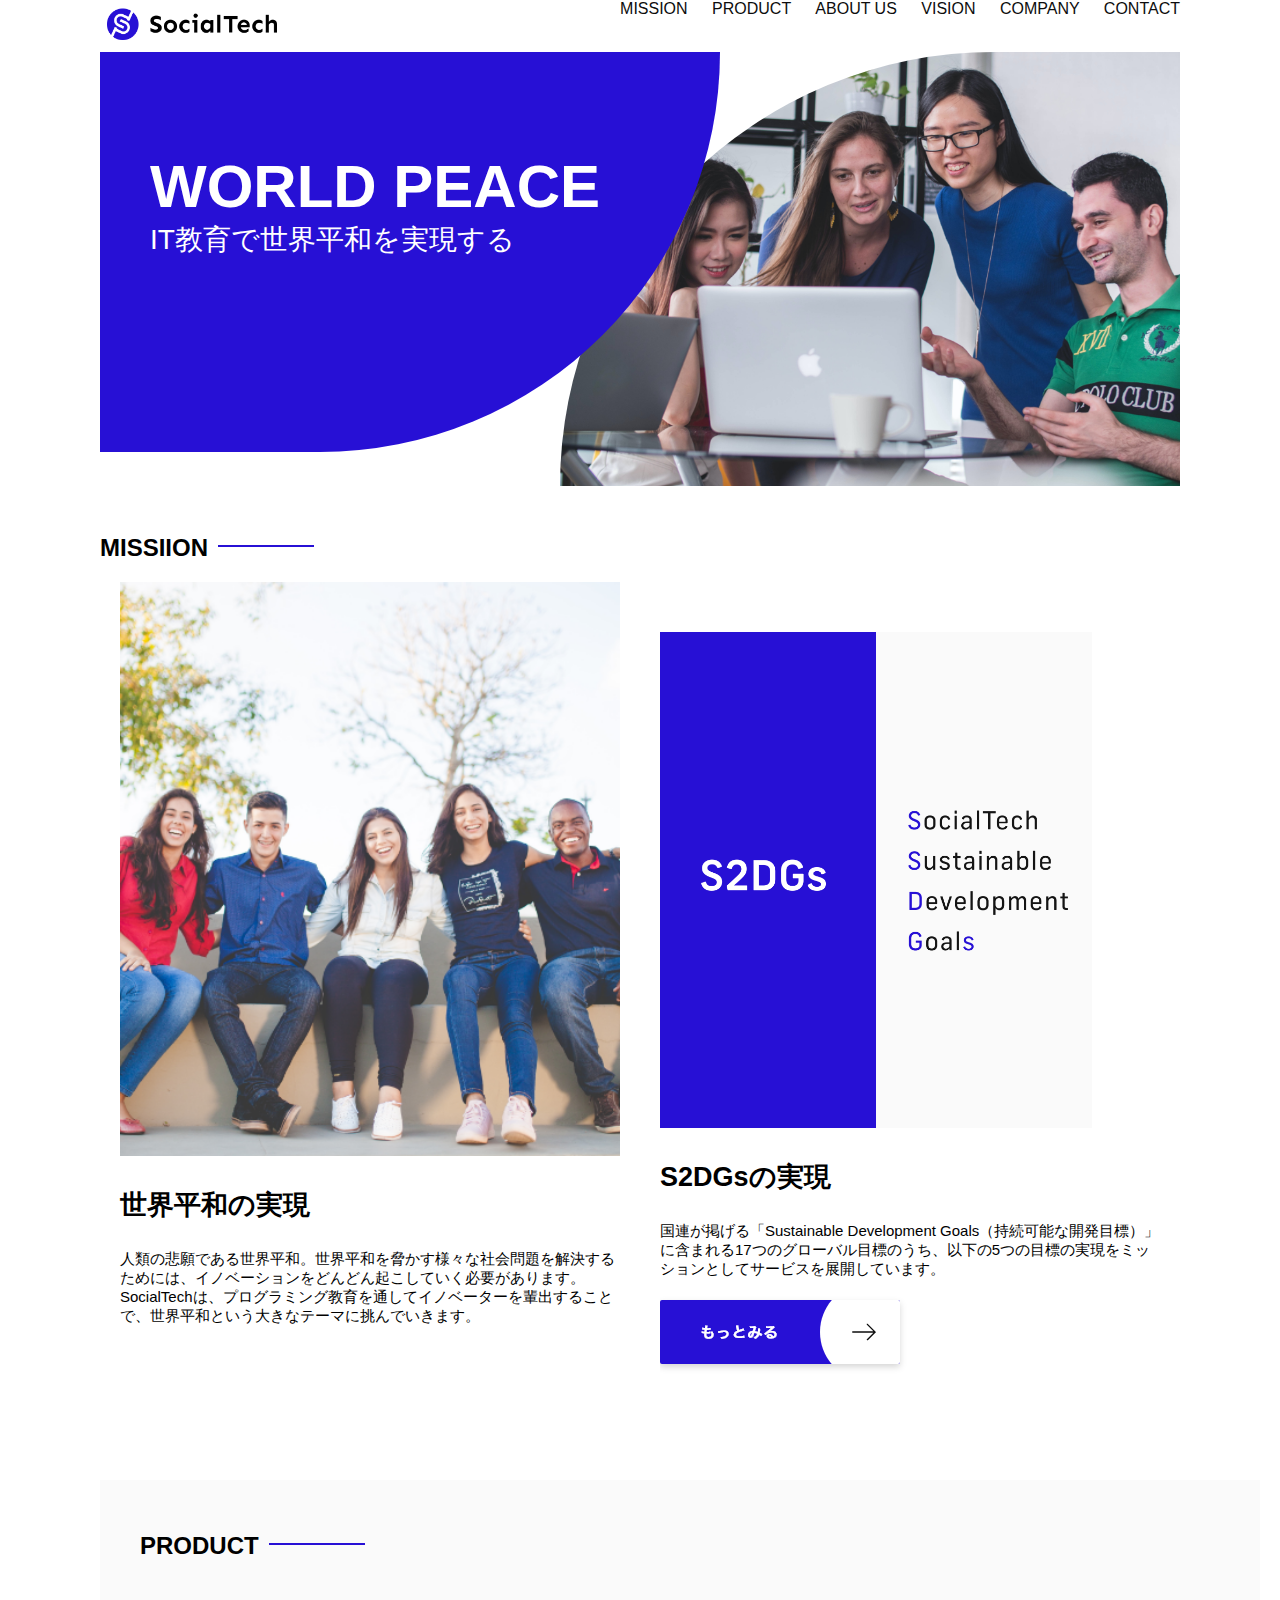
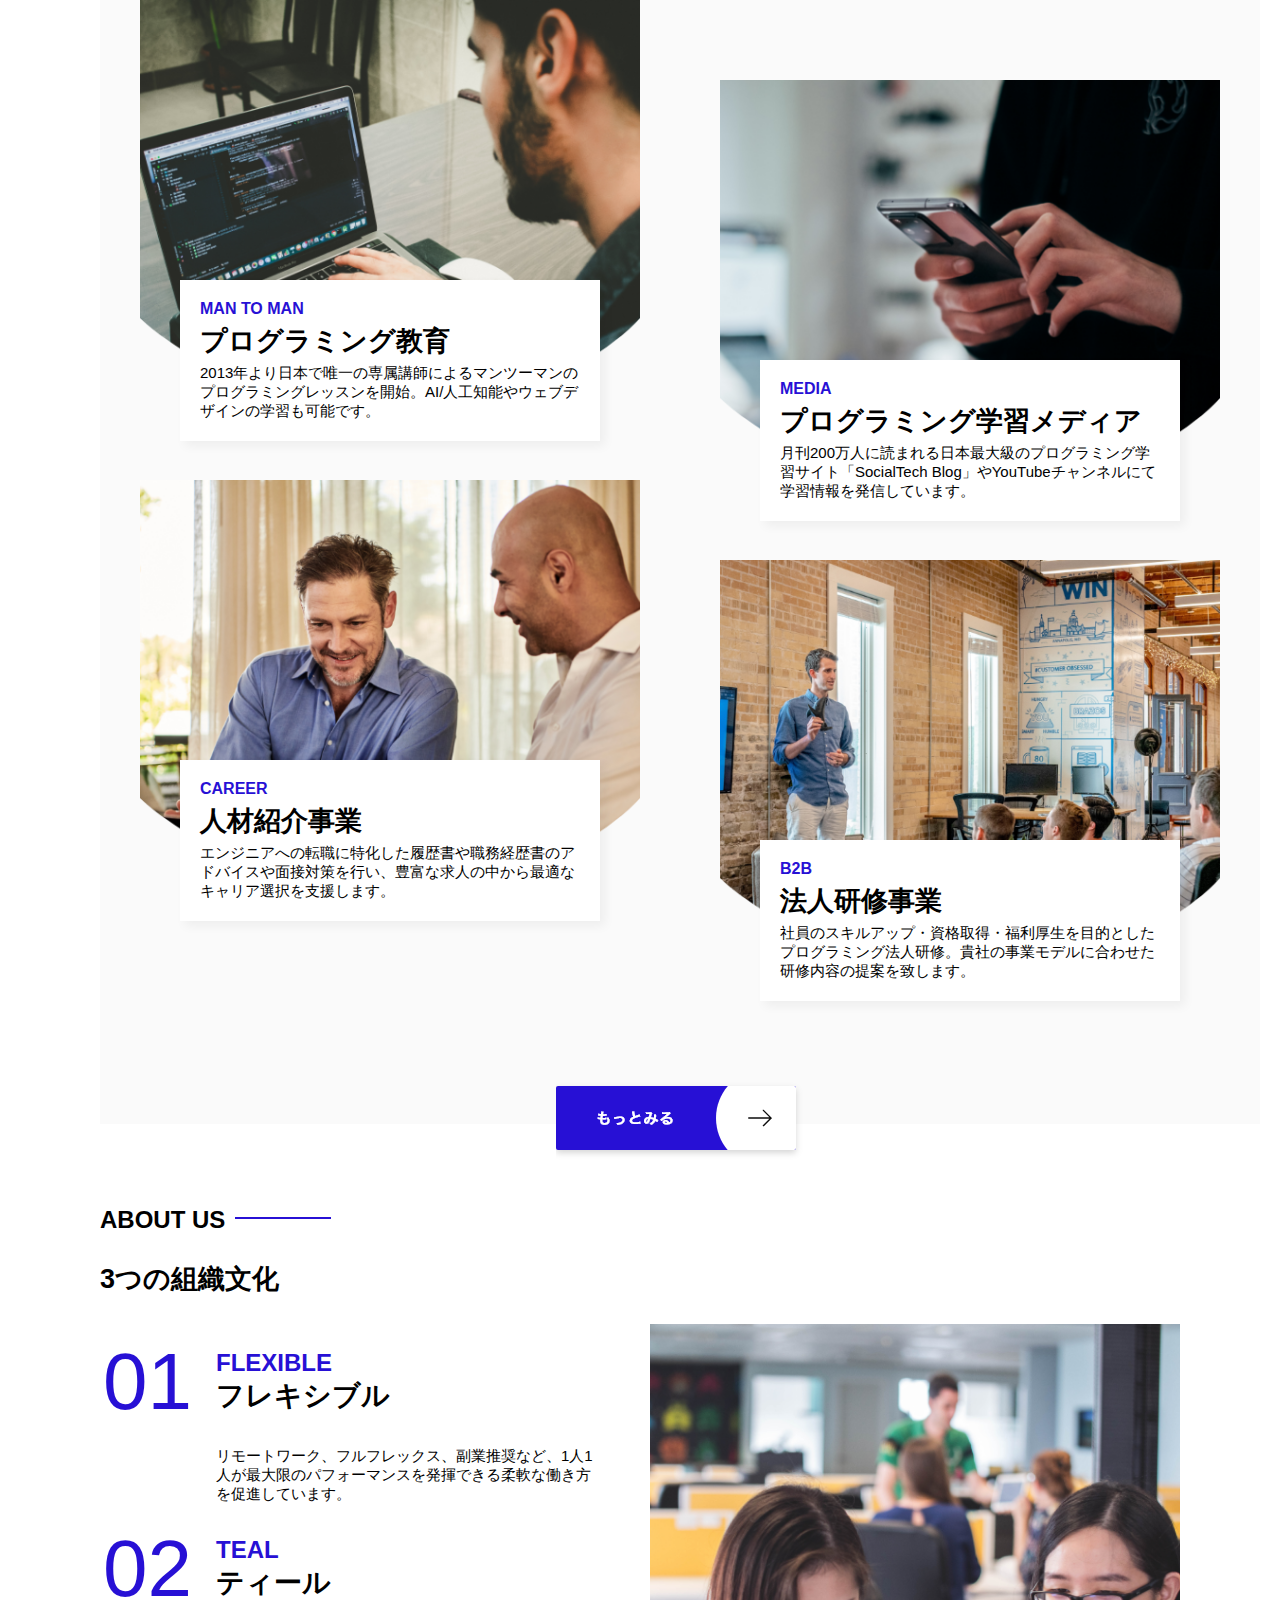
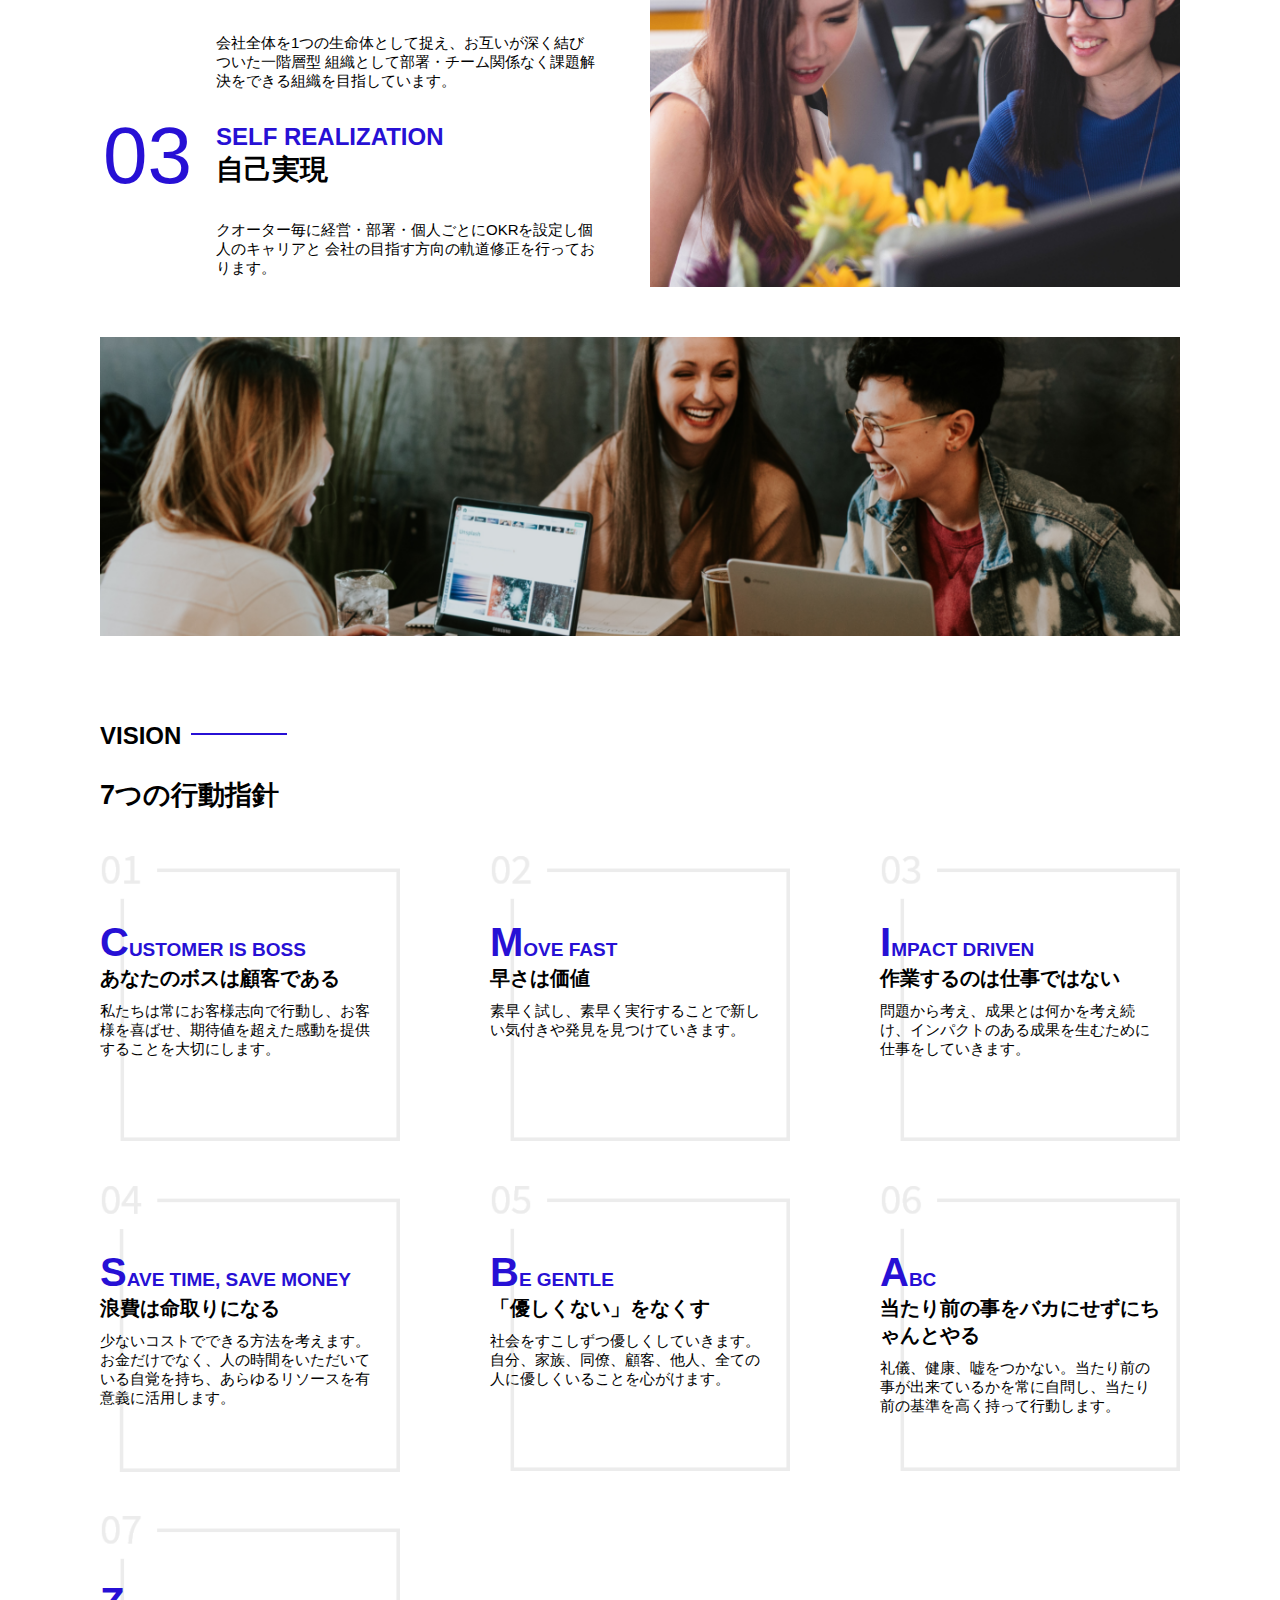
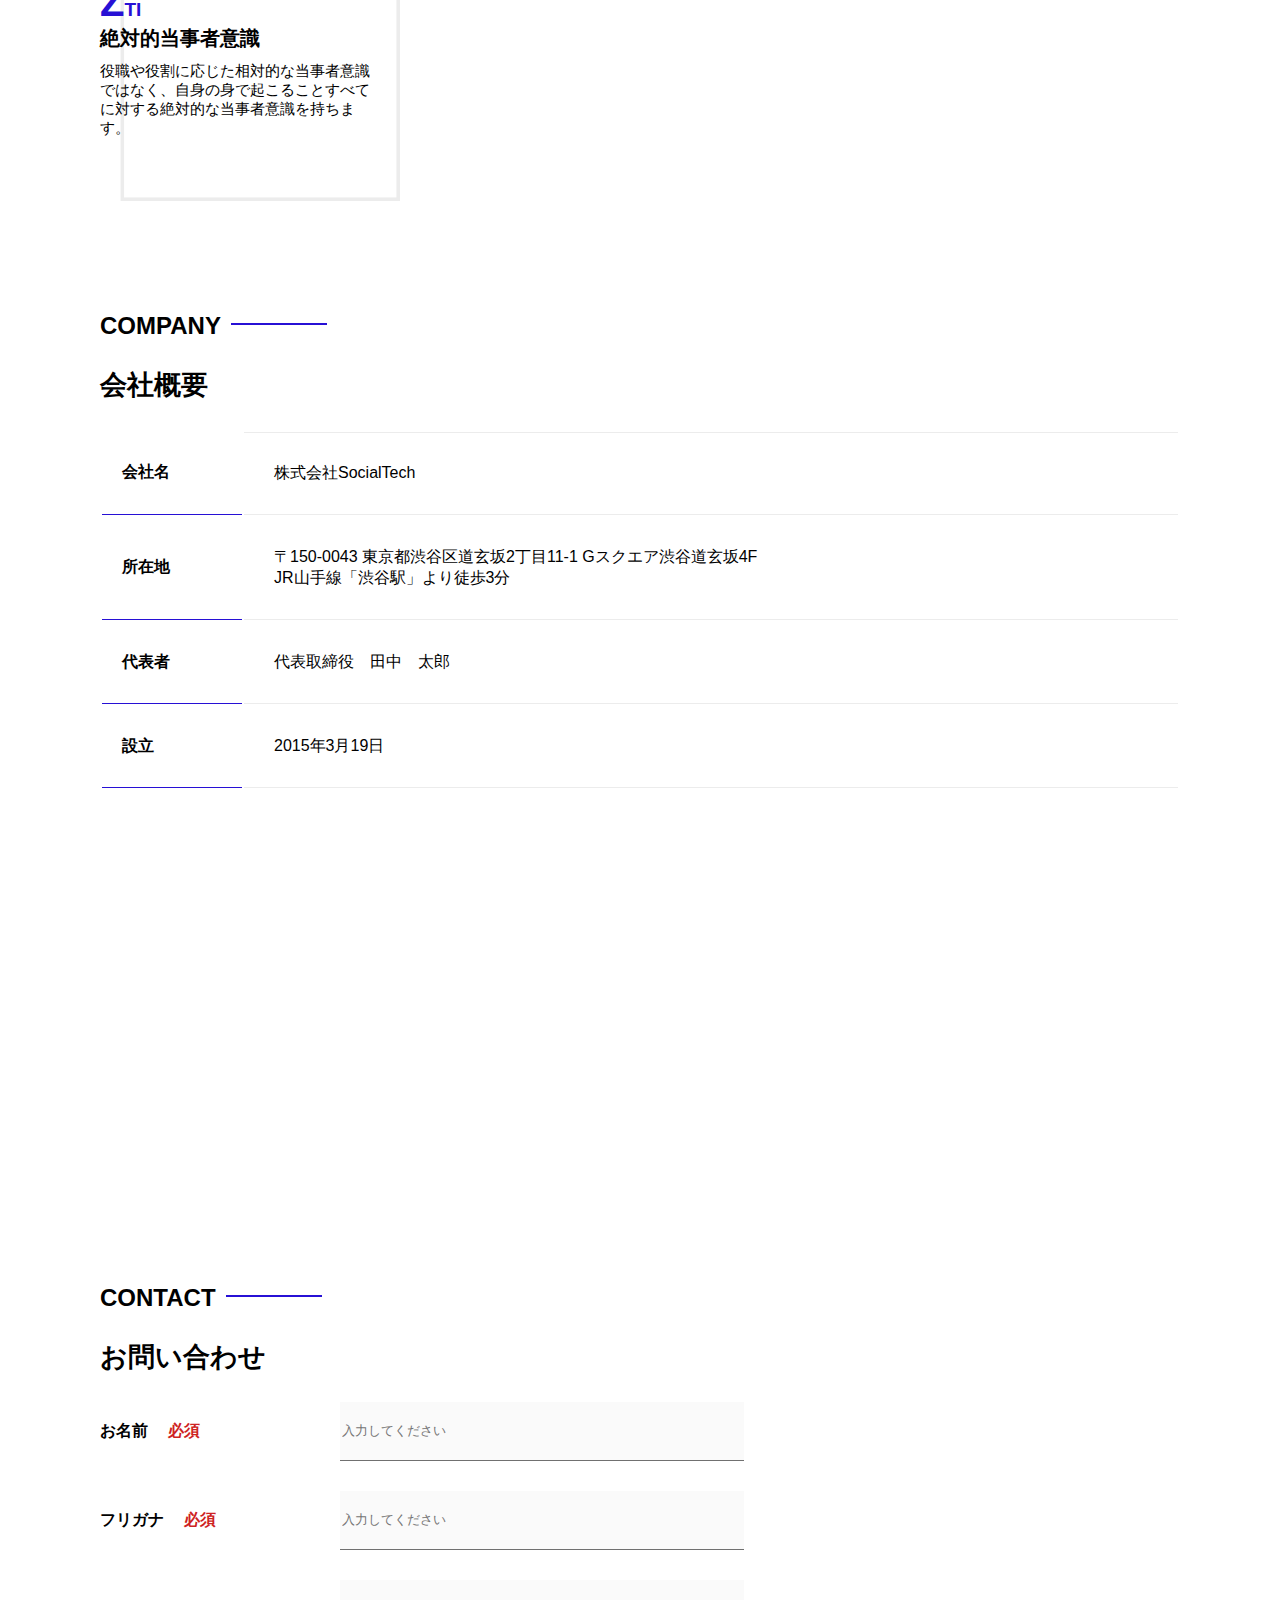
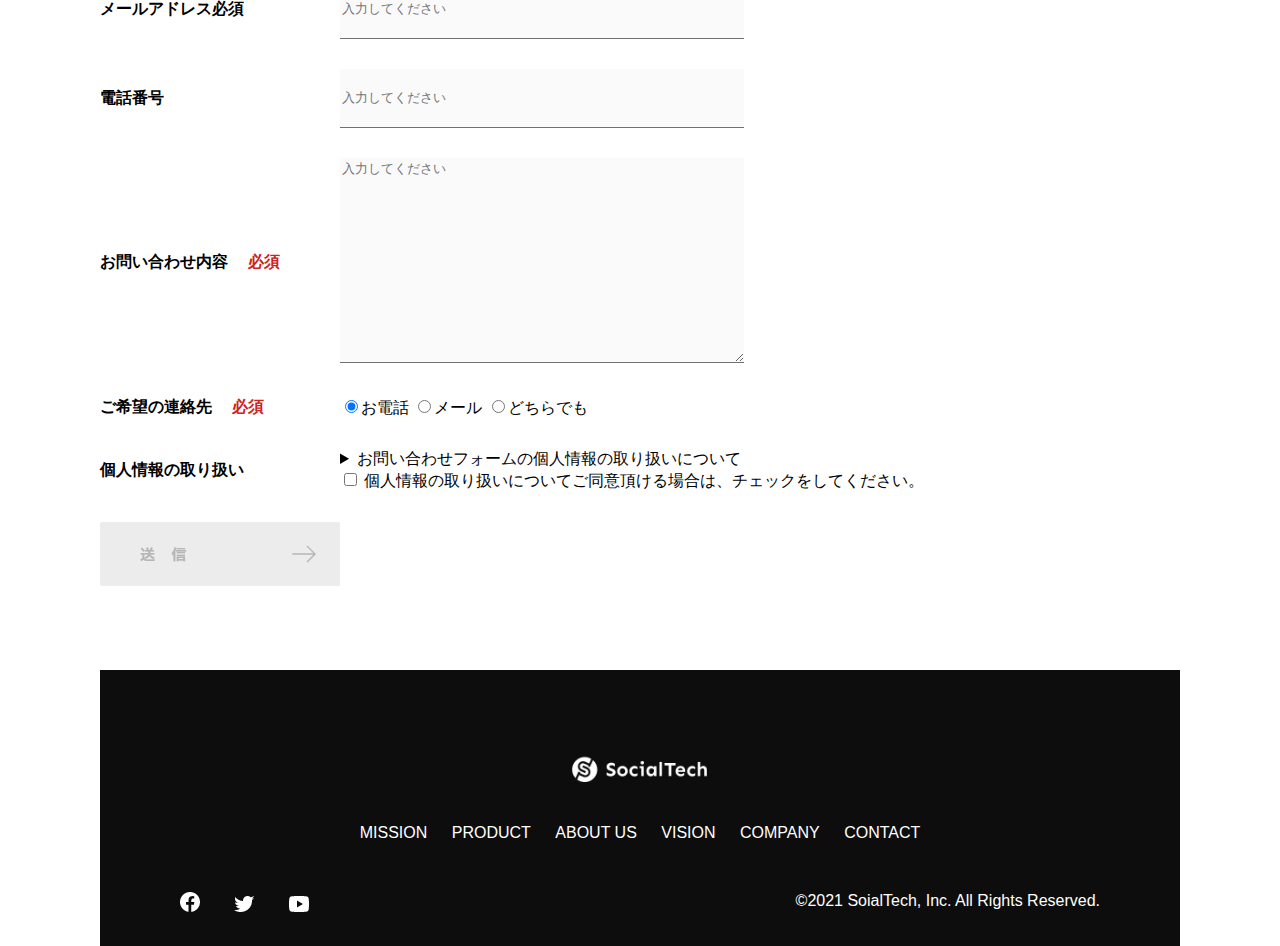
<file: index.html>
<!DOCTYPE html>
<html>
    <head>
        <title>SocialTech</title>
        <meta charset="utf-8">
        <meta name="description" content="SocialTechはEdTech業界のリーディングカンパニーを目指します。">
        <meta name="viewport" content="width=device-width,initial-scale=1.0">
        <link rel="stylesheet" href="style.css">
    </head>
    <body>
        <!-- ヘッダー -->
        <header>
            <!-- ロゴ -->
            <a href="index.html" id="logo"><img src="images/logo.png" alt="トップページに戻る"></a>

            <!-- PC用ナビゲーション -->
            <nav id="nav-pc">
                <a href="mission.html">MISSION</a>
                <a href="product.html">PRODUCT</a>
                <a href="index.html#aboutus">ABOUT US</a>
                <a href="index.html#vision">VISION</a>
                <a href="index.html#company">COMPANY</a>
                <a href="index.html#contact">CONTACT</a>
            </nav>
            <!-- スマホ用メニューボタン -->
            <img id="menu-sp" src="images/button-menu.png" alt="ナビゲーションを開く" onclick="document.getElementById('nav-sp').style.display = 'block'">

            <!-- スマホ用ナビゲーション -->
            <nav id="nav-sp">
                <img id="close" src="images/button-close.png" alt="ナビゲーションを閉じる" onclick="document.getElementById('nav-sp').style.display = 'none'">
                <a id="logo-sp" href="index.html" onclick="document.getElementById('nav-sp').style.display = 'none'">
                    <img src="images/logo-sp.png" alt="トップページに戻る">
                </a>
                <a class="menu" href="mission.html" onclick="document.getElementById('nav-sp').style.display = 'none'">MISSION</a>
                <a class="menu" href="product.html" onclick="document.getElementById('nav-sp').style.display = 'none'">PRODUCT</a>
                <a class="menu" href="index.html#aboutus" onclick="document.getElementById('nav-sp').style.display = 'none'">ABOUT US</a>
                <a class="menu" href="index.html#vision"
                    onclick="document.getElementById('nav-sp').style.display = 'none'">VISION</a>
                <a class="menu" href="index.html#company"
                     onclick="document.getElementById('nav-sp').style.display = 'none'">COMPANY</a>
                <a class="menu" href="index.html#contact"
                    onclick="document.getElementById('nav-sp').style.display = 'none'">CONTACT</a>
                <div id="sns">
                    <a href="https://www.facebook.com/sejuku2013"><img src="images/button-facebook.png" alt="Facebookのリンク"></a>
                    <a href="https://twitter.com/samuraijuku"><img src="images/button-twitter.png" alt="Twitterのリンク"></a>
                    <a href="https://www.youtube.com/channel/UCCFOQO5aDK0xXam4cUQXT8g"><img src="images/button-youtube.png" alt="YouTubeのリンク"></a>
                </div>
            </nav>
        </header>
        <main>
            <article>
                <!-- メインビジュアル -->
                <section id="main-visual">
                    <div id="main-message">
                        <h1>WORLD PEACE</h1>
                        <p>IT教育で世界平和を実現する</p>
                    </div>
                    <img src="images/index/index-main.png" alt="PCの周りに集まる多国籍の仲間たち">
                </section>
                <!-- ミッション -->
                <section id="mission">
                    <h2 class="index-h2">MISSIION</h2>
                    <div id="mission-flex">
                        <div>
                            <img id="mission-photo" src="images/index/index-mission.png" alt="屋外のベンチで写真を撮影する多国籍の仲間たち">
                            <h3>世界平和の実現</h3>
                            <p>
                                人類の悲願である世界平和。世界平和を脅かす様々な社会問題を解決するためには、イノベーションをどんどん起こしていく必要があります。SocialTechは、プログラミング教育を通してイノベーターを輩出することで、世界平和という大きなテーマに挑んでいきます。
                            </p>
                        </div>
                        <div>
                            <img id="s2dgs" src="images/index/s2dgs.png" alt="S2DGs">
                            <h3>S2DGsの実現</h3>
                            <p>国連が掲げる「Sustainable Development Goals（持続可能な開発目標）」に含まれる17つのグローバル目標のうち、以下の5つの目標の実現をミッションとしてサービスを展開しています。</p>
                            <a href="mission.html">
                                <img src="images/button-more.png" alt="もっとみる">
                            </a>
                        </div>
                    </div>
                </section>
                <!-- プロダクト -->
                <section id="product">
                    <h2 class="index-h2">PRODUCT</h2>
                    <div>
                        <div id="product-left">
                            <div>
                                <img class="product-photo" src="images/index/index-mantoman.png" alt="PCでコードを書く男性">
                                <div class="product-explain">
                                    <span>MAN TO MAN</span>
                                    <h3>プログラミング教育</h3>
                                    <p>2013年より日本で唯一の専属講師によるマンツーマンのプログラミングレッスンを開始。AI/人工知能やウェブデザインの学習も可能です。</p>
                                </div>
                            </div>
                            <div>
                                <img class="product-photo" src="images/index/index-career.png" alt="笑顔で話し合う二人の男性">
                                <div class="product-explain">
                                    <span>CAREER</span>
                                    <h3>人材紹介事業</h3>
                                    <p>エンジニアへの転職に特化した履歴書や職務経歴書のアドバイスや面接対策を行い、豊富な求人の中から最適なキャリア選択を支援します。</p>
                                </div>
                            </div>
                        </div>
                        <div id="product-right">
                            <div>
                                <img class="product-photo" src="images/index/index-media.png" alt="スマートフォンを操作する人">
                                <div class="product-explain">
                                    <span>MEDIA</span>
                                    <h3>プログラミング学習メディア</h3>
                                    <p>月刊200万人に読まれる日本最大級のプログラミング学習サイト「SocialTech Blog」やYouTubeチャンネルにて学習情報を発信しています。</p>
                                </div>
                            </div>
                            <div>
                                <img class="product-photo" src="images/index/index-b2b.png" alt="講演中の男性とそれを聴く人々">
                                <div class="product-explain">
                                    <span>B2B</span>
                                    <h3>法人研修事業</h3>
                                    <p>社員のスキルアップ・資格取得・福利厚生を目的としたプログラミング法人研修。貴社の事業モデルに合わせた研修内容の提案を致します。</p>
                                </div>
                            </div>
                        </div>
                    </div>
                    <div>
                        <a id="product-more" href="product.html">
                            <img src="images/button-more.png" alt="もっとみる">
                        </a>
                    </div>
                </section>

                <!-- ABOUT US -->
                <section id="aboutus">
                    <h2 class="index-h2">ABOUT US</h2>
                    <h3>3つの組織文化</h3>
                    <div>
                        <table class="culture-table">
                            <tr>
                                <td>
                                    <span class="culture-num">01</span>
                                </td>
                                <td>
                                    <span class="culture-en">FLEXIBLE</span>
                                    <span class="culture-jp">フレキシブル</span>
                                </td>
                            </tr>
                            <tr>
                                <td>
                                    <!-- 空のセル -->
                                </td>
                                <td>
                                    <p class="culture-description">
                                        リモートワーク、フルフレックス、副業推奨など、1人1人が最大限のパフォーマンスを発揮できる柔軟な働き方を促進しています。
                                    </p>
                                </td>
                            </tr>
                            <tr>
                                <td>
                                    <span class="culture-num">02</span>
                                </td>
                                <td>
                                    <span class="culture-en">TEAL</span>
                                    <span class="culture-jp">ティール</span>
                                </td>
                            </tr>
                            <tr>
                                <td>
                                    <!-- 空のセル -->
                                </td>
                                <td>
                                    <p class="culture-description">
                                        会社全体を1つの生命体として捉え、お互いが深く結びついた一階層型
                                        組織として部署・チーム関係なく課題解決をできる組織を目指しています。
                                    </p>
                                </td>
                            </tr>
                            <tr>
                                <td>
                                    <span class="culture-num">03</span>
                                </td>
                                <td>
                                    <span class="culture-en">SELF REALIZATION</span>
                                    <span class="culture-jp">自己実現</span>
                                </td>
                            </tr>
                            <tr>
                                <td>
                                    <!-- 空のセル -->
                                </td>
                                <td>
                                    <p class="culture-description">
                                        クオーター毎に経営・部署・個人ごとにOKRを設定し個人のキャリアと
                                        会社の目指す方向の軌道修正を行っております。
                                    </p>
                                </td>
                            </tr>
                        </table>
                        <img class="culture-img" src="images/index/index-aboutus1.png" alt="笑顔で話し合う2人の女性">
                    </div>
                    <img class="culture-img2" src="images/index/index-aboutus2.png" alt="笑顔で話し合う3人の男女">
                </section>
                <!-- VISION -->
                <section id="vision">
                    <h2 class="index-h2">VISION</h2>
                    <h3>7つの行動指針</h3>
                    <div>
                        <div class="vision-box">
                            <img src="images/index/vision-01.png" alt="01">
                            <span>
                                <h4>CUSTOMER IS BOSS</h4>
                                <h5>あなたのボスは顧客である</h5>
                                <p>私たちは常にお客様志向で行動し、お客様を喜ばせ、期待値を超えた感動を提供することを大切にします。</p>
                            </span>
                        </div>
                        <div class="vision-box">
                            <img src="images/index/vision-02.png" alt="02">
                            <span>
                                <h4>MOVE FAST</h4>
                                <h5>早さは価値</h5>
                                <p>素早く試し、素早く実行することで新しい気付きや発見を見つけていきます。</p>
                            </span>
                        </div>
                        <div class="vision-box">
                            <img src="images/index/vision-03.png" alt="03">
                            <span>
                                <h4>IMPACT DRIVEN</h4>
                                <h5>作業するのは仕事ではない</h5>
                                <p>問題から考え、成果とは何かを考え続け、インパクトのある成果を生むために仕事をしていきます。</p>
                            </span>
                        </div>
                        <div class="vision-box">
                            <img src="images/index/vision-04.png" alt="04">
                            <span>
                                <h4>SAVE TIME, SAVE MONEY</h4>
                                <h5>浪費は命取りになる</h5>
                                <p>少ないコストでできる方法を考えます。お金だけでなく、人の時間をいただいている自覚を持ち、あらゆるリソースを有意義に活用します。</p>
                            </span>
                        </div>
                        <div class="vision-box">
                            <img src="images/index/vision-05.png" alt="05">
                            <span>
                                <h4>BE GENTLE</h4>
                                <h5>「優しくない」をなくす</h5>
                                <p>社会をすこしずつ優しくしていきます。自分、家族、同僚、顧客、他人、全ての人に優しくいることを心がけます。</p>
                            </span>
                        </div>
                        <div class="vision-box">
                            <img src="images/index/vision-06.png" alt="06">
                            <span>
                                <h4>ABC</h4>
                                <h5>当たり前の事をバカにせずにちゃんとやる</h5>
                                <p>礼儀、健康、嘘をつかない。当たり前の事が出来ているかを常に自問し、当たり前の基準を高く持って行動します。</p>
                            </span>
                        </div>
                        <div class="vision-box">
                            <img src="images/index/vision-07.png" alt="07">
                            <span>
                                <h4>ZTI</h4>
                                <h5>絶対的当事者意識</h5>
                                <p>役職や役割に応じた相対的な当事者意識ではなく、自身の身で起こることすべてに対する絶対的な当事者意識を持ちます。</p>
                            </span>
                        </div>
                    </div>
                </section>
                <!-- COMPANY -->
                <section id="company">
                    <h2 class="index-h2">COMPANY</h2>
                    <h3>会社概要</h3>
                    <table id="company-table">
                        <tr>
                            <th class="tableheader-first">会社名</th>
                            <td class="cell-first">株式会社SocialTech</td>
                        </tr>
                        <tr>
                            <th class="tableheader">所在地</th>
                            <td class="cell">〒150-0043 東京都渋谷区道玄坂2丁目11-1 Gスクエア渋谷道玄坂4F<br>JR山手線「渋谷駅」より徒歩3分</td>
                        </tr>
                        <tr>
                            <th class="tableheader">代表者</th>
                            <td class="cell">代表取締役　田中　太郎</td>
                        </tr>
                        <tr>
                            <th class="tableheader">設立</th>
                            <td class="cell">2015年3月19日</td>
                        </tr>
                    </table>
                    <iframe src="https://www.google.com/maps/embed?pb=!1m18!1m12!1m3!1d3911.2154062905424!2d139.69634021998888!3d35.6579320252143!2m3!1f0!2f0!3f0!3m2!1i1024!2i768!4f13.1!3m3!1m2!1s0x60188caa0042e8d1%3A0xba130bea826a7aa2!2z44CSMTUwLTAwNDMg5p2x5Lqs6YO95riL6LC35Yy66YGT546E5Z2C77yS5LiB55uu77yR77yR4oiS77yR!5e0!3m2!1sja!2sjp!4v1665661826095!5m2!1sja!2sjp" width="600" height="450" style="border:0;" allowfullscreen="" loading="lazy" referrerpolicy="no-referrer-when-downgrade"></iframe>
                </section>
                <!-- お問い合わせフォーム -->
                <section id="contact">
                    <h2 class="index-h2">CONTACT</h2>
                    <h3>お問い合わせ</h3>
                    <!-- STATIC FORMSのフォームタグ -->
                    <form action="https://api.staticforms.xyz/submit" method="post">
                        <input type="text" name="honeypot" style="display:none">
                         <!-- STATIC FORMSのアクセスキー -->
                        <input type="hidden" name="accessKey" value="fc523b9a-0cce-48ec-bc5a-ff9eced2a347">
                        <!-- メールのタイトル -->
                        <input type="hidden" name="subject" value="お問い合わせフォーム" />
                        <!-- 送信先のメールアドレスをvalueに設定する -->
                        <input type="hidden" name="replyTo" value="rokomoko1999@gmail.com">
                        <!-- redirectToのURLは公開後のURLへリンクする -->
                        <input type="hidden" name="redirectTo" value="">
                        <div>
                            <div class="contact-heading">
                                <label class="contact-label">お名前<span class="contact-span">必須</span></label>
                            </div>
                            <div class="contact-form">
                                <input type="text" name="name" placeholder="入力してください" class="contact-textbox">
                            </div>
                        </div>
                        <div>
                            <div class="contact-heading">
                                <label class="contact-label">フリガナ<span class="contact-span">必須</span></label>
                            </div>
                            <div>
                                <input type="text" name="hurigana" placeholder="入力してください" class="contact-textbox">
                            </div>
                        </div>
                        <div>
                            <div class="contact-heading">
                                <label class="contact-label">メールアドレス<span class="contavt-span">必須</span></label>
                            </div>
                            <div>
                                <input type="text" name="email" placeholder="入力してください" class="contact-textbox">
                            </div>
                        </div>
                        <div>
                            <div class="contact-heading">
                                <label class="contact-label">電話番号</label>
                            </div>
                            <div>
                                <input type="text" name="tel" placeholder="入力してください" class="contact-textbox">
                            </div>
                        </div>
                        <div>
                            <div class="contact-heading">
                                <label class="contact-label">お問い合わせ内容<span class="contact-span">必須</span></label>
                            </div>
                            <div>
                                <textarea class="contact-textarea" placeholder="入力してください" name="message"></textarea>
                            </div>
                        </div>
                        <div>
                            <div class="contact-heading">
                                <label class="contact-label">ご希望の連絡先<span class="contact-span">必須</span></label>
                            </div>
                            <div>
                                <input class="radiobutton" type="radio" value="tel" name="contact" checked><label>お電話</label>
                                <input class="radiobutton" type="radio" value="mail" name="contact"><label>メール</label>
                                <input class="radiobutton" type="radio" value="both" name="contact" ><label>どちらでも</label>
                            </div>
                        </div>
                        <div>
                            <div class="contact-heading">
                                <label class="contact-label">個人情報の取り扱い</label>
                            </div>
                            <div>
                                <details>
                                    <summary>お問い合わせフォームの個人情報の取り扱いについて</summary>
                                    <div>
                                        <span>１．組織の名称又は氏名</span><br>
                                        株式会社SocialTech<br><br>
                                        <span>２．個人情報保護管理者（若しくはその代理人）の氏名又は職名、所属及び連絡先
                                          鈴木 一郎 コーポレート部</span><br>
                                        メールアドレス：support@socialtech.net<br>
                                        TEL：03-xxxx-xxxx<br>
                                        <span>３．個人情報の利用目的</span><br>
                                        ・本サービス及び本サービスに関連する情報の提供又はそれらに関する連絡のため<br>
                                        ・ユーザーの本人確認のため<br>
                                        ・当社サービスのご案内のため<br>
                                        ・当社の商品等の広告または宣伝（電子メールによるものを含むものとします。）<br><br>
                                        <span>４．個人情報の取り扱い業務の委託</span><br>
                                        個人情報の取扱業務の全部または一部を外部に業務委託する場合があります。<br>
                                        その際、弊社は、個人情報を適切に保護できる管理体制を敷き実行していることを条件として<br>
                                        委託先を厳選したうえで、機密保持契約を委託先と締結し、お客様の個人情報を厳密に管理させます。<br><br>
                                        <span>５．個人情報の開示等の請求</span><br>
                                        お客様は、弊社に対してご自身の個人情報の開示等（利用目的の通知、開示、内容の訂正・追加・削除、利用の停止または消去、第三者への提供の停止）に関して、当社問合わせ窓口に申し出ることができます。<br>
                                        その際、弊社はお客様ご本人を確認させていただいたうえで、合理的な期間内に対応いたします。<br><br>
                                        なお、個人情報に関する弊社問合わせ先は、次の通りです。<br><br>
                                        株式会社SocialTech　個人情報問合せ窓口<br>
                                        〒150-0043　東京都渋谷区道玄坂2丁目11-1 Ｇスクエア渋谷道玄坂 4F<br>
                                        メールアドレス：support@socialtech.net　TEL：03-xxxx-xxxx<br><br>
                                        <span>６．個人情報を提供されることの任意性について</span><br><br>
                                        お客様がご自身の個人情報を弊社に提供されるか否かは、お客様のご判断によりますが、もしご提供されない場合には、適切なサービスが提供できない場合がありますので予めご了承ください。
                                      </div>
                                </details>
                                <input type="checkbox" name="agree">
                                <span>個人情報の取り扱いについてご同意頂ける場合は、チェックをしてください。</span>
                            </div>
                        </div>
                        <input type="image" value="Submit" src="images/button-submit.png" alt="送信する">
                    </form>
                </section>
            </article>
            <footer>
                <div id="footer-logo">
                    <img src="images/logo-sp.png" alt="SocialTech">
                </div>
                <div id="footer-link">
                    <a href="mission.html">MISSION</a>
                    <a href="product.html">PRODUCT</a>
                    <a href="index.html">ABOUT US</a>
                    <a href="index.html#aboutus">VISION</a>
                    <a href="index.html#company">COMPANY</a>
                    <a href="index.html#contact">CONTACT</a>
                </div>
                <div id="sns-footer">
                    <a href="https://www.facebook.com/sejuku2013"><img src="images/button-facebook.png" alt="Facebookのリンク"></a>
                    <a href="https://twitter.com/samuraijuku"><img src="images/button-twitter.png" alt="Twitterのリンク"></a>
                    <a href="https://www.youtube.com/channel/UCCFOQO5aDK0xXam4cUQXT8g"><img src="images/button-youtube.png" alt="YouTubeのリンク"></a>
                    <span id="copyright">&copy;2021 SoialTech, Inc. All Rights Reserved.</span>
                </div>
            </footer>
        </main>
    </body>
</html>
</file>
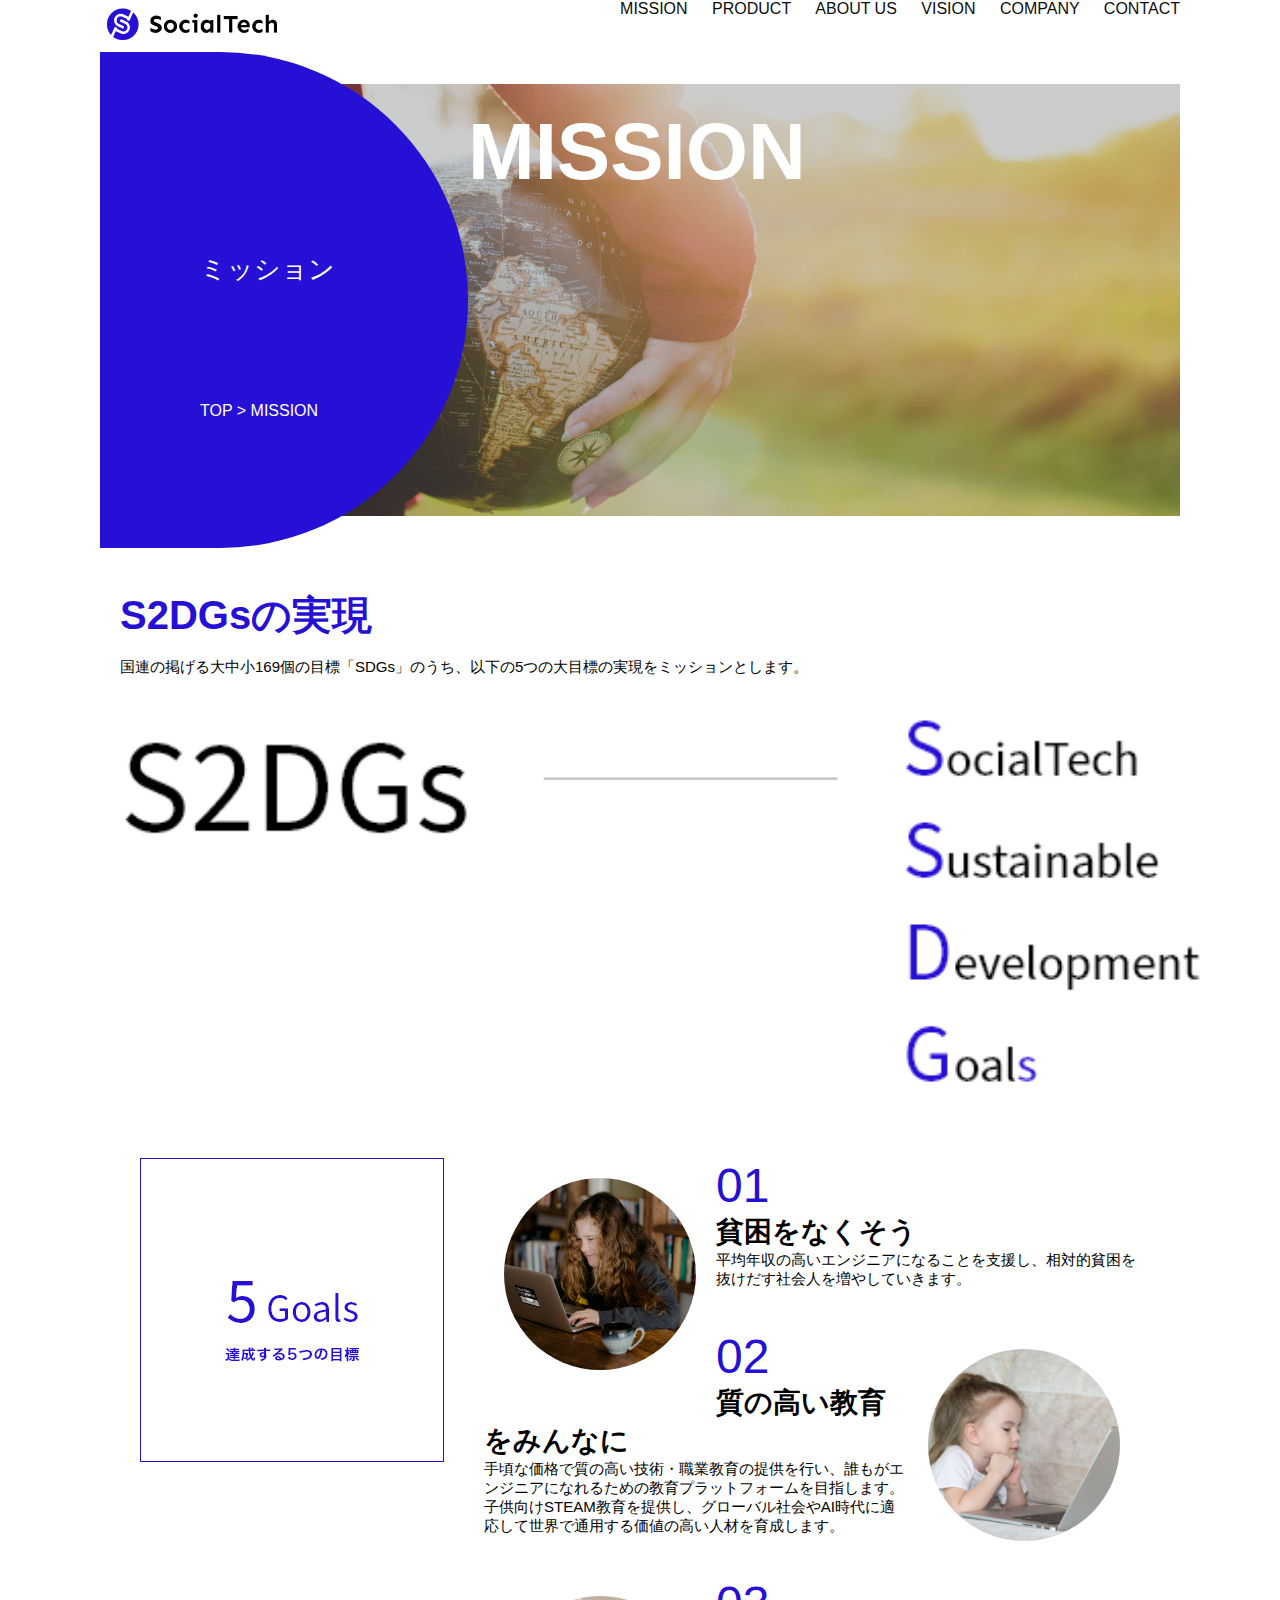
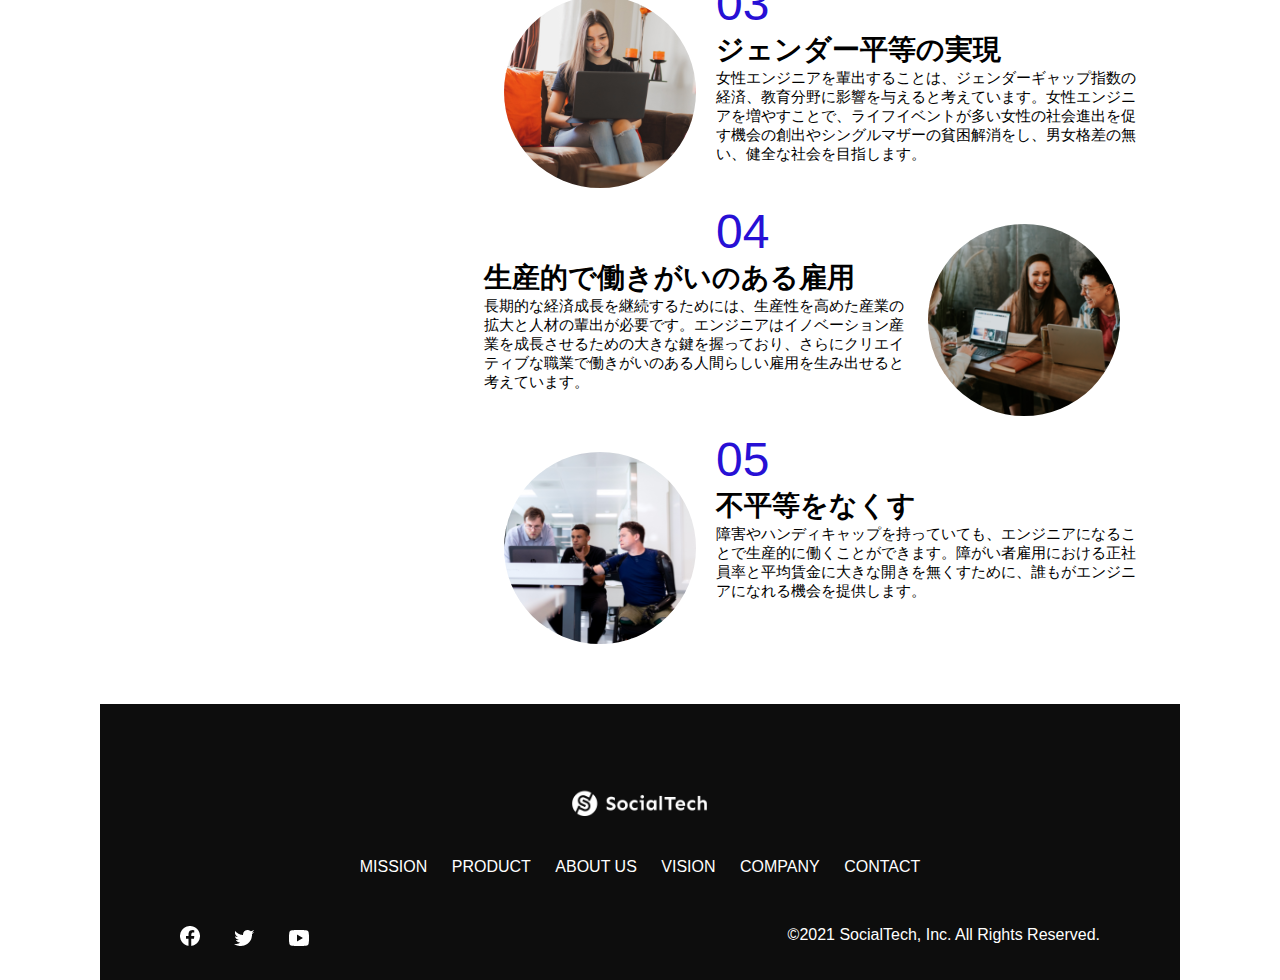
<file: mission.html>
<!DOCTYPE html>
<html>
    <head>
        <title>SocialTech - MISSION ミッション -</title>
        <meta charset="utf-8">
        <meta name="description" content="SocialTechが目指す5つの目標（S2DGs）を紹介します">
        <meta name="viewport" content="width=device-width, initial-scale=1.0">
        <link rel="stylesheet" href="style.css">
    </head>

    <body>
        <!-- ヘッダー -->
        <header>
            <!-- ロゴ -->
            <a href="index.html" id="logo"><img src="images/logo.png" alt="トップページに戻る"></a>

            <!-- PC用ナビゲーション -->
            <nav id="nav-pc">
                <a href="mission.html">MISSION</a>
                <a href="product.html">PRODUCT</a>
                <a href="index.html#aboutus">ABOUT US</a>
                <a href="index.html#vision">VISION</a>
                <a href="index.html#company">COMPANY</a>
                <a href="index.html#contact">CONTACT</a>
            </nav>

            <!-- スマホ用ナビゲーション -->
            <nav id="nav-sp">
                <img id="menu-sp" src="images/button-menu.png" alt="ナビゲーションを開く" onclick="document.getElementById('nav-sp').style.display = 'none'">
                <a id="logo-sp" href="index.html" onclick="document.getElementById('nav-sp').style.display = 'none'"><img
                    src="images/logo-sp.png" alt="トップページに戻る"></a>>
                <a class="menu" href="mission.html" onclick="document.getElementById('nav-sp').style.display = 'none'">MISSION</a>
                <a class="menu" href="product.html" onclick="document.getElementById('nav-sp').style.display = 'none'">PRODUCT</a>
                <a class="menu" href="index.html#aboutus" onclick="document.getElementById('nav-sp').style.display = 'none'">ABOUT
                    US</a>
                <a class="menu" href="index.html#vision"
                    onclick="document.getElementById('nav-sp').style.display = 'none'">VISION</a>
                <a class="menu" href="index.html#company"
                    onclick="document.getElementById('nav-sp').style.display = 'none'">COMPANY</a>
                <a class="menu" href="index.html#contact"
                    onclick="document.getElementById('nav-sp').style.display = 'none'">CONTACT</a>
                <div id="sns">
                    <a href="https://www.facebook.com/sejuku2013"><img src="images/button-facebook.png" alt="Facebookのリンク"></a>
                    <a href="https://twitter.com/samuraijuku"><img src="images/button-twitter.png" alt="Twitterのリンク"></a>
                    <a href="https://www.youtube.com/channel/UCCFOQO5aDK0xXam4cUQXT8g"><img src="images/button-youtube.png" alt="YouTubeのリンク"></a>
                </div>
            </nav>
        </header>
        <main>
            <article>
                <section id="mission-main">
                    <div id="mission-title">
                        <h1>MISSION</h1>
                        <span>ミッション</span>
                        <div>TOP > MISSION</div>
                    </div>
                </section>
                <section id="mission-s2dgs">
                    <h2 class="mission-h2">S2DGsの実現</h2>
                    <p>国連の掲げる大中小169個の目標「SDGs」のうち、以下の5つの大目標の実現をミッションとします。</p>
                    <img src="images/mission/mission-s2dgs.png" alt="S2DGs">
                </section>
                <section id="mission-5goals">
                    <div>
                        <img id="s2dgs-image" src="images/mission/mission-5goals.png" alt="5Goals">
                    </div>
                    <div>
                        <div>
                            <img class="fivegoals-image-left" src="images/mission/mission-5goals01.png" alt="PCを操作する女の子">
                            <span class="fivegoals-number">01</span>
                            <h3 class="fivegoals-h3">貧困をなくそう</h3>
                            <p class="fivegoals-p">
                                平均年収の高いエンジニアになることを支援し、相対的貧困を抜けだす社会人を増やしていきます。
                            </p>
                        </div>
                        <div>
                            <img class="fivegoals-image-right" src="images/mission/mission-5goals02.png" alt="PCを見つめる小さな女の子">
                            <span class="fivegoals-number">02</span>
                            <h3 class="fivegoals-h3">質の高い教育をみんなに</h3>
                            <p class="fivegoals-p">
                                手頃な価格で質の高い技術・職業教育の提供を行い、誰もがエンジニアになれるための教育プラットフォームを目指します。子供向けSTEAM教育を提供し、グローバル社会やAI時代に適応して世界で通用する価値の高い人材を育成します。
                            </p>
                        </div>
                        <div>
                            <img class="fivegoals-image-left" src="images/mission/mission-5goals03.png" alt="PCを操作する女性">
                            <span class="fivegoals-number">03</span>
                            <h3 class="fivegoals-h3">ジェンダー平等の実現</h3>
                            <p class="fivegoals-p">
                                女性エンジニアを輩出することは、ジェンダーギャップ指数の経済、教育分野に影響を与えると考えています。女性エンジニアを増やすことで、ライフイベントが多い女性の社会進出を促す機会の創出やシングルマザーの貧困解消をし、男女格差の無い、健全な社会を目指します。
                            </p>
                        </div>
                        <div>
                            <img class="fivegoals-image-right" src="images/mission/mission-5goals04.png" alt="笑顔で話し合う3人の男女">
                            <span class="fivegoals-number">04</span>
                            <h3 class="fivegoals-h3">生産的で働きがいのある雇用</h3>
                            <p class="fivegoals-p">
                                長期的な経済成長を継続するためには、生産性を高めた産業の拡大と人材の輩出が必要です。エンジニアはイノベーション産業を成長させるための大きな鍵を握っており、さらにクリエイティブな職業で働きがいのある人間らしい雇用を生み出せると考えています。
                            </p>
                        </div>
                        <div>
                            <img class="fivegoals-image-left" src="images/mission/mission-5goals05.png" alt="障害を持つ男性が生き生きと働く様子">
                            <span class="fivegoals-number">05</span>
                            <h3 class="fivegoals-h3">不平等をなくす</h3>
                            <p class="fivegoals-p">
                                障害やハンディキャップを持っていても、エンジニアになることで生産的に働くことができます。障がい者雇用における正社員率と平均賃金に大きな開きを無くすために、誰もがエンジニアになれる機会を提供します。
                            </p>
                        </div>

                    </div>
                </section>
            </article>
            <footer>
                <div id="footer-logo">
                    <img src="images/logo-sp.png" alt="SocialTech">
                </div>
                <div id="footer-link">
                    <a href="mission.html">MISSION</a>
                    <a href="product.html">PRODUCT</a>
                    <a href="index.html#aboutus">ABOUT US</a>
                    <a href="index.html#vision">VISION</a>
                    <a href="index.html#company">COMPANY</a>
                    <a href="index.html#contact">CONTACT</a>
                </div>
                <div id="sns-footer">
                    <a href="https://www.facebook.com/sejuku2013"><img src="images/button-facebook.png" alt="Facebookのリンク"></a>
                    <a href="https://twitter.com/samuraijuku"><img src="images/button-twitter.png" alt="Twitterのリンク"></a>
                    <a href="https://www.youtube.com/channel/UCCFOQO5aDK0xXam4cUQXT8g"><img src="images/button-youtube.png" alt="YouTubeのリンク"></a>
                    <span id="copyright">&copy;2021 SocialTech, Inc. All Rights Reserved. </span>
                </div>
            </footer>
        </main>
    </body>
</html>
</file>
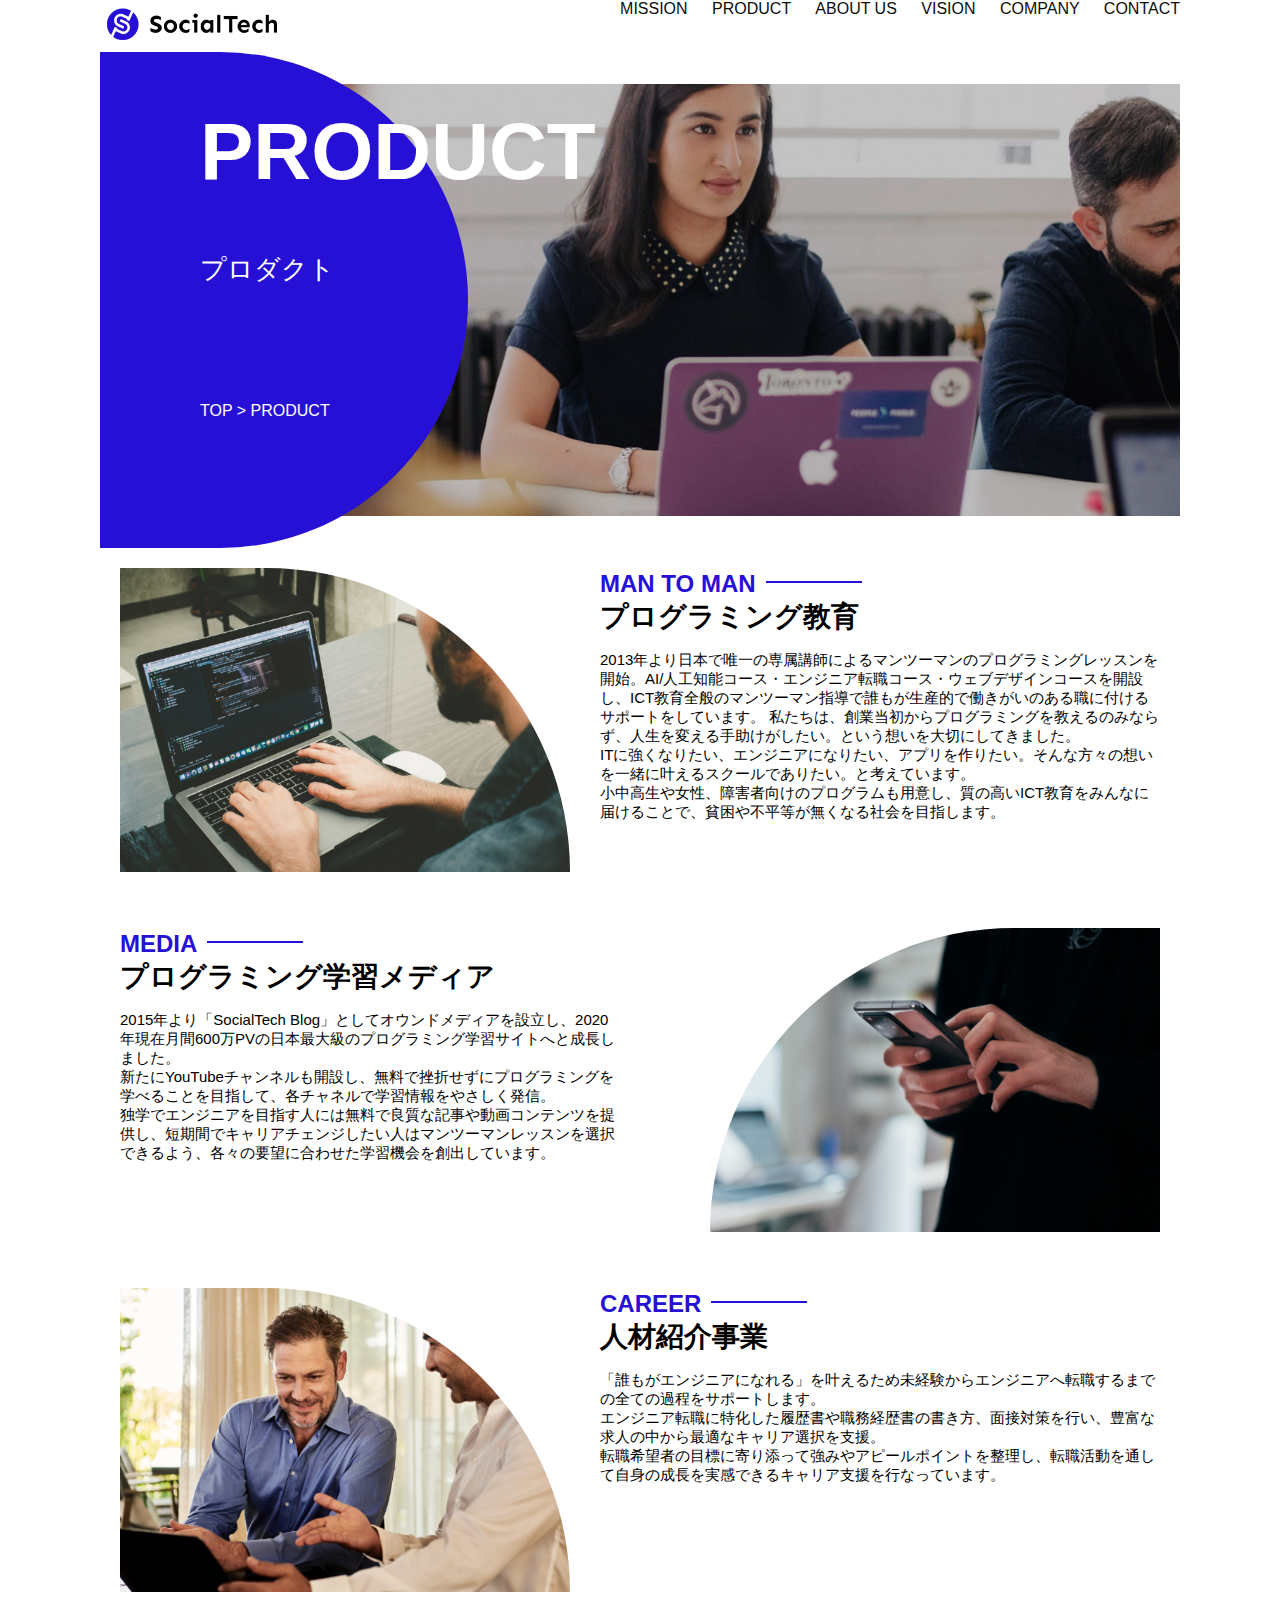
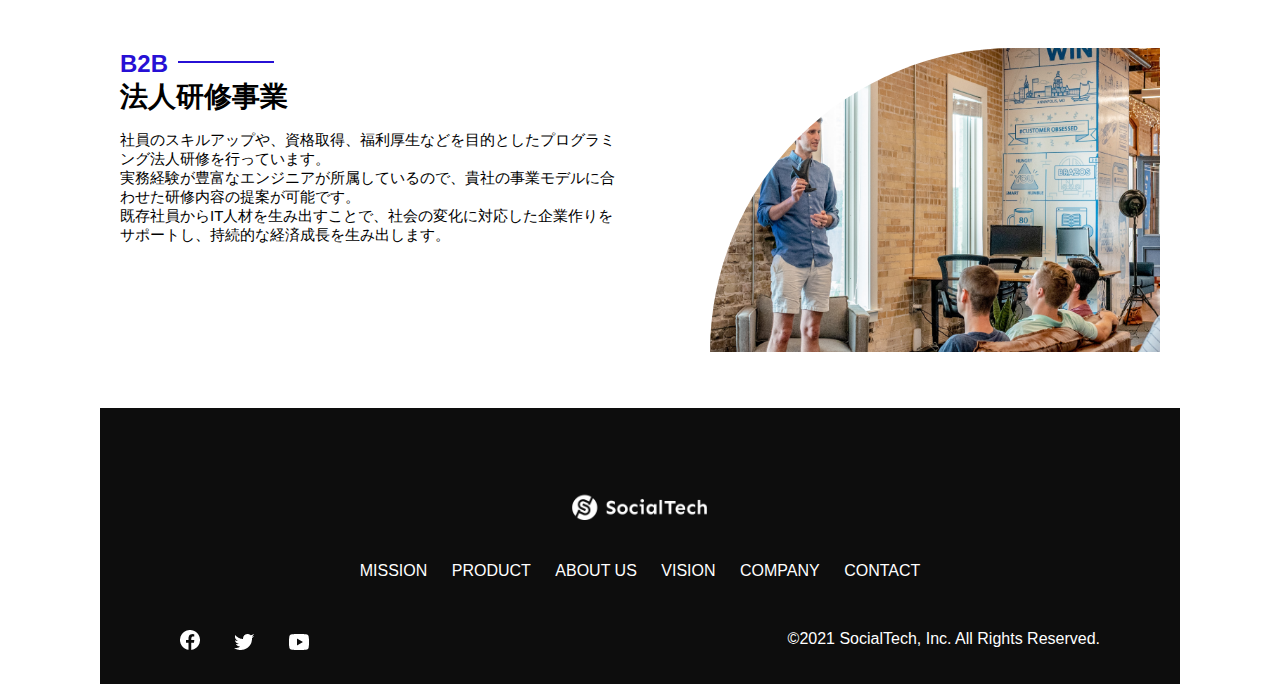
<file: product.html>
<!DOCTYPE html>
<head>
    <title></title>
    <meta charset="UTF-8">
    <meta name="description" content="SocialTechの4つのプロダクトを紹介します">
    <meta name="viewport" content="width=device-width, initial-scale=1.0">
    <link rel="stylesheet" href="style.css">
</head>
<body>
    <!-- ヘッダー -->
    <header>
        <!-- ロゴ -->
        <a href="index.html" id="logo"><img src="images/logo.png" alt="トップページに戻る"></a>

        <!-- PC用ナビゲーション -->
        <nav id="nav-pc">
          <a href="mission.html">MISSION</a>
          <a href="product.html">PRODUCT</a>
          <a href="index.html#aboutus">ABOUT US</a>
          <a href="index.html#vision">VISION</a>
          <a href="index.html#company">COMPANY</a>
          <a href="index.html#contact">CONTACT</a>
        </nav>

        <!-- スマホ用メニューボタン -->
        <img id="menu-sp" src="images/button-menu.png" alt="ナビゲーションを開く" onclick="document.getElementById('nav-sp').style.display = 'block'">

        <!-- スマホ用ナビゲーション -->
        <nav id="nav-sp">
          <img id="close" src="images/button-close.png" alt="ナビゲーションを閉じる" onclick="document.getElementById('nav-sp').style.display = 'none'">
          <a id="logo-sp" href="index.html" onclick="document.getElementById('nav-sp').style.display = 'none'"><img
              src="images/logo-sp.png" alt="トップページに戻る"></a>
          <a class="menu" href="mission.html" onclick="document.getElementById('nav-sp').style.display = 'none'">MISSION</a>
          <a class="menu" href="product.html" onclick="document.getElementById('nav-sp').style.display = 'none'">PRODUCT</a>
          <a class="menu" href="index.html#aboutus" onclick="document.getElementById('nav-sp').style.display = 'none'">ABOUT
            US</a>
          <a class="menu" href="index.html#vision"
            onclick="document.getElementById('nav-sp').style.display = 'none'">VISION</a>
          <a class="menu" href="index.html#company"
            onclick="document.getElementById('nav-sp').style.display = 'none'">COMPANY</a>
          <a class="menu" href="index.html#contact"
            onclick="document.getElementById('nav-sp').style.display = 'none'">CONTACT</a>
          <div id="sns">
            <a href="https://www.facebook.com/sejuku2013"><img src="images/button-facebook.png" alt="Facebookのリンク"></a>
            <a href="https://twitter.com/samuraijuku"><img src="images/button-twitter.png" alt="Twitterのリンク"></a>
            <a href="https://www.youtube.com/channel/UCCFOQO5aDK0xXam4cUQXT8g"><img src="images/button-youtube.png" alt="YouTubeのリンク"></a>
          </div>
        </nav>
      </header>
      <main>
        <article>
            <section id="product-main">
                <div id="product-title">
                    <h1>PRODUCT</h1>
                    <span>プロダクト</span>
                    <div>TOP > PRODUCT</div>
                </div>
            </section>
            <section class="product-section1">
                <img src="images/product/product-mantoman.png" alt="PCでコードを書く男性">
                <div>
                    <h2 class="product-h2">MAN TO MAN</h2>
                    <h3 class="product-h3">プログラミング教育</h3>
                    <p>
                        2013年より日本で唯一の専属講師によるマンツーマンのプログラミングレッスンを開始。AI/人工知能コース・エンジニア転職コース・ウェブデザインコースを開設し、ICT教育全般のマンツーマン指導で誰もが生産的で働きがいのある職に付けるサポートをしています。
                        私たちは、創業当初からプログラミングを教えるのみならず、人生を変える手助けがしたい。という想いを大切にしてきました。<br>ITに強くなりたい、エンジニアになりたい、アプリを作りたい。そんな方々の想いを一緒に叶えるスクールでありたい。と考えています。<br>小中高生や女性、障害者向けのプログラムも用意し、質の高いICT教育をみんなに届けることで、貧困や不平等が無くなる社会を目指します。
                    </p>
                </div>
            </section>
            <section class="product-section2">
                <div>
                    <h2 class="product-h2">MEDIA</h2>
                    <h3 class="product-h3">プログラミング学習メディア</h3>
                    <p>2015年より「SocialTech
                    Blog」としてオウンドメディアを設立し、2020年現在月間600万PVの日本最大級のプログラミング学習サイトへと成長しました。<br>新たにYouTubeチャンネルも開設し、無料で挫折せずにプログラミングを学べることを目指して、各チャネルで学習情報をやさしく発信。<br>独学でエンジニアを目指す人には無料で良質な記事や動画コンテンツを提供し、短期間でキャリアチェンジしたい人はマンツーマンレッスンを選択できるよう、各々の要望に合わせた学習機会を創出しています。
                    </p>
                </div>
                <img src="images/product/product-media.png" alt="スマートフォンを操作する人">
            </section>
            <section class="product-section1">
                <img src="images/product/product-career.png" alt="笑顔で話し合う2人の男性">
                <div>
                    <h2 class="product-h2">CAREER</h2>
                    <h3 class="product-h3">人材紹介事業</h3>
                    <p>
                        「誰もがエンジニアになれる」を叶えるため未経験からエンジニアへ転職するまでの全ての過程をサポートします。<br>エンジニア転職に特化した履歴書や職務経歴書の書き方、面接対策を行い、豊富な求人の中から最適なキャリア選択を支援。<br>転職希望者の目標に寄り添って強みやアピールポイントを整理し、転職活動を通して自身の成長を実感できるキャリア支援を行なっています。<br>
                    </p>
                </div>
            </section>
            <section class="product-section2">
                <div>
                    <h2 class="product-h2">B2B</h2>
                    <h3 class="product-h3">法人研修事業</h3>
                    <p>
                        社員のスキルアップや、資格取得、福利厚生などを目的としたプログラミング法人研修を行っています。<br>実務経験が豊富なエンジニアが所属しているので、貴社の事業モデルに合わせた研修内容の提案が可能です。<br>既存社員からIT人材を生み出すことで、社会の変化に対応した企業作りをサポートし、持続的な経済成長を生み出します。
                    </p>
                </div>
                <img src="images/product/product-b2b.png" alt="講演中の男性とそれを聴く人々">
            </section>
        </article>
        <footer>
          <div id="footer-logo">
            <img src="images/logo-sp.png" alt="SocialTech">
          </div>
          <div id="footer-link">
            <a href="mission.html">MISSION</a>
            <a href="product.html">PRODUCT</a>
            <a href="index.html#aboutus">ABOUT US</a>
            <a href="index.html#vision">VISION</a>
            <a href="index.html#company">COMPANY</a>
            <a href="index.html#contact">CONTACT</a>
          </div>
          <div id="sns-footer">
            <a href="https://www.facebook.com/sejuku2013"><img src="images/button-facebook.png" alt="Facebookのリンク"></a>
            <a href="https://twitter.com/samuraijuku"><img src="images/button-twitter.png" alt="Twitterのリンク"></a>
            <a href="https://www.youtube.com/channel/UCCFOQO5aDK0xXam4cUQXT8g"><img src="images/button-youtube.png" alt="YouTubeのリンク"></a>
            <span id="copyright">&copy;2021 SocialTech, Inc. All Rights Reserved. </span>
          </div>
        </footer>
      </main>
</body>
</html>
</file>
<file: style.css>
/* PC、スマホ共通スタイル */
body {
    font-family: "Source Sans Pro","Hiragino Kaku Gothic ProN","Meiryo",Arial,sans-serif;
/* メイリオだけダブルクオーテーション囲まないと白文字になるため、一時的にダブルクオーテーションで囲っています。 */
}

p {
    font-size: 15px;
}

/* PC用のスタイル */
@media screen and (min-width: 768px) {

    /* 横幅規定 */
    body {
        max-width: 1080px;
        min-width: 960px;
        margin: 0 auto 0 auto;
    }

    /* ヘッダー */
    header {
        display: flex;
        justify-content: space-between;
    }

    /* ナビゲーションのリンクの装飾設定 */
    #nav-pc > a {
        text-decoration: none;
        margin-left: 20px;
    }
    #nav-pc > a:link {
        color: #0d0d0d;
    }
    #nav-pc > a:hover {
        color: #0d0d0d;
    }
    #nav-pc > a:active {
        color: #0d0d0d;
    }

    /* スマホ用ナビを非表示 */
    #nav-sp,
    #menu-sp {
        display: none;
    }

    #main-visual {
        position: relative;
        height: 400px;
    }

    #main-message {
        position: absolute;
        top: 0;
        left: 0;
        background-color: #2710d5;
        color: #ffffff;
        border-radius: 0 0 476px 0;
        max-width: 620px;
        height: 100%;
        width: 100%;
        z-index: 11;
    }

    #main-message > h1 {
        font-size: 60px;
        font-weight: bold;
        margin: 100px 0 0 50px;
    }
    #main-message > p {
        font-size: 28px;
        margin: 0 0 0 50px;
    }

    #main-visual > img {
        max-width: 620px;
        border-radius: 476px 0 0 0;
        position: absolute;
        top: 0;
        right: 0;
        z-index: 10;
    }

    /* 見出し */
    h2 {
        margin: 40px 0 0 0;
    }

    h2::after {
        content: url("images/line.png");
        margin-left: 10px;
    }

    h3 {
        font-size: 27px;
    }

    /* ミッション */
    #mission {
        margin: 80px auto 80px auto;
        width: 100%;
    }

    #mission-flex {
        width: 100%;
        display: flex;
    }

    #mission-flex > div {
        width: 50%;
        margin: 20px;
    }

    #mission-photo {
        width: 100%;
    }

    #s2dgs {
        margin-top: 50px;
    }

    /* プロダクト */
    #product {
        background-color: #fafafa;
        width: 100%;
        margin: 80px 0 80px 0;
        padding: 10px 40px 0px 40px;
    }

    /* 外枠 */
    #product  > div {
        margin-top: 40px;
        display: flex;
    }

    /* 左のカラム */
    #product-left {
        width: 50%;
        margin-right: 20px;
    }

    /* 右のカラム */
    #product-right {
        width: 50%;
        margin-left: 20px;
        margin-top: 80px;
    }

    /* 画像＋説明の枠 */
    #product-left > div {
        position: relative;
        height: 480px;
        margin-right: 20px;
    }

    #product-right > div {
        position: relative;
        height: 480px;
        margin-left: 20px;
    }

    /* 画像 */
    .product-photo {
        width: 100%;
    }

    /* 説明文の枠 */
    .product-explain {
        background-color: #ffffff;
        position: absolute;
        left: 0;
        top: 280px;
        margin: 0 40px 0 40px;
        padding: 20px;
        box-shadow: 5px 5px 10px rgba(0,0,0,0.05);
    }

    /* 説明文の英語 */
    .product-explain > span {
        color: #2710d5;
        font-weight: bold;
        font-size: 16px;
        margin: 0;
    }

    /* 説明文の見出し */
    .product-explain > h3 {
        margin: 5px 0 5px 0;
    }

    /* 説明文 */
    .product-explain > p {
        margin: 0;
    }

    /* 「もっとみる」ボタン */
    #product-more {
        margin: 0 auto -42px auto;
    }

    /* ABOUT US */
    #aboutus {
        margin: 80px auto 80px auto;
    }

    /* 3つの組織文化と画像を入れる枠 */
    #aboutus > div {
        display: flex;
    }

    /* 画像 */
    .culture-img {
        width: 100%;
        align-self: flex-start;
    }

    .culture-img2 {
        margin-top: 50px;
        width: 100%;
    }

    /* 3つの組織文化の表 */
    .culture-table {
        max-width: 500px;
        margin-right: 50px;
    }

    /* 番号 */
    .culture-num {
        font-size: 80px;
        color: #2710d5;
        margin: 0 20px 0 0;
    }

    /* 組織文化英語 */
    .culture-en {
        color: #2710d5;
        font-weight: bold;
        font-size: 24px;
        display: block;
    }

    /* 組織文化日本語 */
    .culture-jp {
        font-size: 28px;
        font-weight: bold;
    }

    /* 説明文 */
    .culture-description {
        margin: 0;
    }

    /* ビジョン */
    #vision {
        margin: 80px auto 80px auto;
    }

    /* セクション内の外枠 */
    #vision > div {
        width: 100%;
        display: flex;
        justify-content: space-between;
        flex-wrap: wrap;
    }

    /* 7つの行動指針の枠 */
    .vision-box {
        width: 300px;
        height: 300px;
        margin-bottom: 30px;
        position: relative;
    }

    .vision-box > img {
        width: 100%;
        height: auto;
        position: absolute;
        top: 0;
        left: 0;
        z-index: 30;
    }

    .vision-box > span {
        position: absolute;
        top: 0;
        left: 0;
        z-index: 31;
        margin-right: 20px;
    }

    .vision-box > span > h4 {
        color: #2710d5;
        font-size: 19px;
        margin: 80px 0 0 0;
    }

    .vision-box > span > h4::first-letter {
        font-size: 40px;
    }

    .vision-box > span > h5 {
        font-size: 20px;
        margin: 0 0 0 0;
    }

    .vision-box > span > p {
        margin: 10px 0 0 0;
    }

    /* 会社概要 */
    #company {
        margin: 80px auto 80px auto;
    }

    #company-table {
        width: 100%;
    }

    .tableheader {
        text-align: left;
        padding: 20px;
        border-bottom-color: #2710d5;
        border-bottom-width: 1px;
        border-bottom-style: solid;
        width: 100px;
    }

    .tableheader-first {
        text-align: left;
        padding: 20px;
        border-bottom-color: #2710d5;
        border-bottom-width: 1px;
        border-bottom-style: solid;
        border-top-color: #2710d5;
        border-top-width: 1px;
        border-bottom-style: solid;
        width: 100px;
    }

    .cell {
        padding: 30px;
        border-bottom-color: #ececec;
        border-bottom-width: 1px;
        border-bottom-style: solid;
    }

    .cell-first {
        padding: 30px;
        border-bottom-color: #ececec;
        border-bottom-width: 1px;
        border-bottom-style: solid;
        border-top-color: #ececec;
        border-top-width: 1px;
        border-top-style: solid;
    }

    #company > iframe {
        width: 100%;
        height: 368px;
        margin-top: 40px;
    }

    /* お問い合わせ */
    #contact {
        margin: 80px auto 80px auto;
    }

    /* 外枠 */
    #contact > form >div {
        display: flex;
        flex-direction: row;
        flex-wrap: wrap;
        padding-bottom: 30px;
    }

    /* 左列の見出し */
    .contact-heading {
        width: 240px;
        align-self: center;
    }

    /* 見出しのラベル */
    .contact-label {
        font-weight: bold;
    }

    /* 必須 */
    .contact-span {
        color: #ce2222;
        margin: 0 0 0 20px;
        font-weight: bold;
    }

    /* テキストボックス */
    .contact-textbox {
        border-top: 0;
        border-left: 0;
        border-right: 0;
        border-bottom-width: 1px;
        border-bottom-color: #707070;
        border-bottom-style: solid;
        background-color: #fafafa;
        width: 400px;
        height: 56px;
    }

    /* お問い合わせ内容のテキストエリア */
    .contact-textarea {
        border-top: 0;
        border-left: 0;
        border-right: 0;
        border-bottom-width: 1px;
        border-bottom-color: #707070;
        border-bottom-style: solid;
        background-color: #fafafa;
        width: 400px;
        height: 200px;
    }

    /* 個人情報の取り扱い */
    details {
        width: 700px;
    }
    details > div {
        background-color: #fafafa;
        padding: 20px;
    }
    details > div > span {
        font-weight: bold;
    }

    /* フッター */
    footer {
        background-color: #0d0d0d;
        text-align: center;
        padding: 80px 80px 30px 80px;
    }

    #footer-logo {
        margin-bottom: 30px;
    }

    #footer-link {
        margin-bottom: 50px;
    }
    #footer-link > a {
        text-decoration: none;
        margin: 10px;
    }
    #footer-link > a:link {
        color: #ffffff;
    }
    #footer-link > a:visited {
        color: #ffffff;
    }
    #footer-link > a:hover {
        color: #ffffff;
        text-decoration: underline;
    }
    #tooter-link > a:active {
        color: #ffffff;
    }

    #sns-footer {
        text-align: left;
        width: 100%;
    }

    #sns-footer > a {
        margin-right: 30px;
    }

    #copyright {
        color: #ffffff;
        float: right;
    }
    /* mission.html用スタイル */
    /* ミッションのメインビジュアル */
    #mission-main {
        height: 496px;
        width: 100%;
        background-image: url("images/mission/mission-main.png");
        background-repeat: no-repeat;
        background-position-y: center;
    }

    #mission-title {
        background-color: #2710d5;
        width: 368px;
        color: #ffffff;
        height: 496px;
        border-radius: 0 248px 248px 0;
        position: relative;
    }

    #mission-title > h1 {
        position: absolute;
        top: 0;
        left: 100%;
        font-size: 80px;
    }

    #mission-title > span {
        position: absolute;
        top: 200px;
        left: 100px;
        font-size: 26px;
    }

    #mission-title > div {
        position: absolute;
        top: 350px;
        left: 100px;
        font-size: 16px;
    }
    #mission-s2dgs {
        width: 100%;
        margin: 20px;
    }

    .mission-h2 {
        color: #2710d5;
        font-size: 40px;
    }

    .mission-h2::after {
        content: none;
    }

    #mission-s2dgs > img {
        width: 100%;
    }

    #mission-5goals {
        margin: 20px;
        display: flex;
    }

    #mission-5goals > div {
        flex-grow: 1;
        padding: 20px;
    }

    #mission-5goals > div > div {
        margin-bottom: 40px;
    }

    .fivegoals-image-right {
        float: right;
        margin: 20px;
    }

    .fivegoals-image-left {
        float: left;
        margin: 20px;
    }

    .fivegoals-number {
        color: #2710d5;
        font-size: 48px;
        margin: 0;
    }

    .fivegoals-h3 {
        font-size: 28px;
        margin: 0;
    }

    .fivegoals-p {
        margin: 0;
    }

    /* プロダクトページ */
    #product-main {
        height: 496px;
        width: 100%;
        background-image: url("images/product/product-main.png");
        background-repeat: no-repeat;
        background-position-y: center;
    }

    #product-title {
        background-color: #2710d5;
        width: 368px;
        color: #ffffff;
        height: 496px;
        border-radius: 0 248px 248px 0;
        position: relative;
    }
    #product-title > h1 {
        position: absolute;
        top: 0;
        left: 100px;
        font-size: 80px;
    }

    #product-title > span {
        position: absolute;
        top: 200px;
        left: 100px;
        font-size: 26px;
    }

    #product-title > div {
        position: absolute;
        top: 350px;
        left: 100px;
        font-size: 16px;
    }

    /* セクション1 */
    .product-section1 {
        position: relative;
        margin: 20px;
        height: 340px;
    }

    .product-section1 > img {
        position: absolute;
        top: 0;
        left: 0;
        width: 450px;
        margin: 0 40px 30px 0;
        border-radius: 0 432px 0 0;
    }

    .product-section1 > div {
        position: absolute;
        top: 0;
        left: 480px;
    }

    /* セクション2 */
    .product-section2 {
        position: relative;
        margin: 20px;
        height: 340px;
    }

    .product-section2 > img {
        position: absolute;
        top: 0;
        right: 0;
        width: 450px;
        margin: 0 0 30px 40px;
        border-radius: 432px 0 0 0;
    }

    .product-section2 > div {
        width: 500px;
        position: absolute;
        top: 0;
        left: 0;
    }

    .product-h2 {
        color: #2710d5;
        font-size: 24px;
        margin: 0;
    }

    .product-h3 {
        font-size: 28px;
        margin: 0;
    }

}


/* スマートフォン用のスタイル */
@media screen and (max-width: 767px) {
    body {
        min-width: 375px;
        margin: 0;
    }

    /* PC用ナビゲーション非表示 */
    #nav-pc {
        display: none;
    }

    /* ハンバーガーメニュー */
    #menu-sp {
        float: right;
        padding: 0;
    }


    /* スマホ用ナビゲーションの表示切替 */
    /* 所為状態、レイアウトと非表示設定 */
    #nav-sp {
        background-color: #2710d5;
        position: absolute;
        left: 0;
        top: 0;
        height: 100%;
        width: 100%;
        z-index: 100;
    }

    /* ×ボタン */
    #close {
        position: absolute;
        top: 20px;
        right: 20px;
    }

    /* ナビゲーションメニュー用ロゴ */
    #logo-sp {
        margin: 80px 0 30px 20px;
    }

    /* ナビゲーションのリンクの装飾設定 */
    #nav-sp > a {
        display: block;
    }
    #nav-sp >a:link {
        color: #ffffff;
    }
    #nav-sp > a:visited {
        color: #ffffff;
    }
    #nav-sp > .menu {
        text-decoration: none;
        display: block;
        margin: 0 20px 0 20px;
        height: 44px;
        font-size: 16px;
        background-image: url("images/arrow.png");
        background-repeat: no-repeat;
        background-position: right top;
    }
    #sns {
        position: absolute;
        bottom: 20px;
        left: 20px;
    }
    #sns > a {
        margin-right: 30px;
    }

    /* メインビジュアル */
    #main-visual {
        position: relative;
        height: 470px;
        width: 100%;
        overflow: hidden;
    }

    #main-visual > div {
        position: absolute;
        top: 0;
        left: 0;
        background-color: #2710d5;
        color: white;
        border-radius: 0 0 476px 0;
        text-align: center;
        height: 280px;
        width: 100%;
        z-index: 11;
    }

    #main-visual > div > h1 {
        font-size: 28px;
        margin: 90px 0 0 0;
    }

    #main-visual > div > p {
        margin: 0;
    }

    #main-visual >img {
        width: 100%;
        border-radius: 476px 0 0 0;
        z-index: 10;
        position: absolute;
        bottom: 0;
        right: 0;
    }

    /* 見出し */
    h2::after {
        content: url("images/line.png");
        margin-left: 10px;
    }

    h3 {
        font-size: 24px;
        margin: 10px 0 0 0;
    }

    /* ミッション */
    #mission {
        margin: 20px;
    }

    #mission-photo {
        width: 100%;
    }

    #s2dgs {
        width: 100%;
    }

    /* プロダクト */
    #product {
        background-color: #fafafa;
        padding-top: 10px;
    }

    /* 外枠 */
    /* 左右のカラム　スマホでは縦並び */
    #product-left,
    #product-right {
        margin-right: 20px;
        margin-left: 20px;
    }

    /* 画像＋説明の枠 */
    #product-left > div,
    #product-right > div {
        position: relative;
        height: 540px;
    }

    /* 説明文の枠 */
    .product-explain {
        background-color: #ffffff;
        position: absolute;
        left: 0;
        bottom: 50px;
        padding: 20px;
        box-shadow: 5px 5px 10px rgba(0, 0, 0, 0.05);
    }

    .product-explain > span {
        color: #2710d5;
        font-weight: bold;
        font-size: 16px;
        margin: 0px;
    }

    .product-explain > h3 {
        margin: 10px 0 10px 0;
    }

    /* 画像 */
    .product-photo {
        width: 100%;
    }

    #product-more > img {
        margin: 0 0 -42px 20px;
    }

    /* ABOUT US */
    #aboutus {
        margin: 80px 20px 80px 20px;
    }

    #aboutus > div {
        display: flex;
        flex-direction: column;
    }

    .culture-table {
        width: 100%;
        padding-right: 20px;
        order: 2;
    }
    .culture-img {
        width: 100%;
        order: 1;
    }

    .culture-img2 {
        width: 100%;
    }

    .culture-num {
        font-size: 80px;
        color: #2710d5;
    }

    .culture-en {
        color: #2710d5;
        font-weight: bold;
        font-size: 24px;
        display: block;
    }

    .culture-jp {
        display: block;
    }

    .culture-discription {
        margin: 0;
    }

    /* ビジョン */
    #vision {
        margin: 80px 20px 80px 20px;
    }

    .vision-box {
        width: 300px;
        height: 300px;
        margin-bottom: 30px;
        position: relative;
    }

    .vision-box > img {
        width: 100%;
        height: auto;
        position: absolute;
        top: 0;
        left: 0;
        z-index: 30;
    }

    .vision-box > span {
        position: absolute;
        top: 0;
        left: 0;
        z-index: 31;
        margin-right: 20px;
    }

    .vision-box > span > h4 {
        color: #2710d5;
        font-size: 19px;
        margin: 60px 0 0 0;
    }

    .vision-box >span >h5 {
        font-size: 20px;
        margin: 0 0 0 0;
    }
    .vision-box > span > p {
        margin: 10px 0 0 0;
    }

    /* 会社概要 */
    #company {
        margin: 0 20px 0 20px;
    }

    #company > h3 {
        margin-bottom: 20px;
    }

    #company > table {
        width: 100%;
    }

    .tableheader-first {
        text-align: left;
        padding: 20px;
        border-bottom-color: #2710d5;
        border-bottom-width: 1px;
        border-bottom-style: solid;
        border-top-color: #2710d5;
        border-top-width: 1px;
        border-top-style: solid;
        width: 50px;
    }

    .tableheader {
        text-align: left;
        padding: 20px;
        border-bottom-color: #2710d5;
        border-bottom-width: 1px;
        border-bottom-style: solid;
        width: 50px;
    }

    .cell {
        padding: 20px;
        border-bottom-color: #ececec;
        border-bottom-width: 1px;
        border-bottom-style: solid;
        border-top-color: #ececec;
        border-top-width: 1px;
        border-top-style: solid;
    }

    #company > iframe {
        width: 100%;
        height: 240px;
        margin: 40px 0 0 0;
    }

    /* お問い合わせ */
    #contact {
        margin: 80px 20px 80px 20px;
    }

    #contact > h3 {
        margin-bottom: 20px;
    }

    #contact > form > div {
        margin-bottom: 20px;
    }

    .contact-heading {
        margin-bottom: 20px;
    }

    /* ラベル */
    .contact-label {
        font-weight: bold;
    }

    /* 必須 */
    .contact-span {
        color: #ce2222;
        margin: 0 0 0 20px;
        font-weight: bold;
    }

    .contact-textbox {
        height: 56px;
        border-top: 0;
        border-left: 0;
        border-right: 0;
        background-color: #fafafa;
        border-bottom-color: #707070;
        border-bottom-width: 1px;
        border-style: solid;
        min-width: 300px;
        width: 100%;
    }

    .contact-textarea {
        height: 150px;
        border-top: 0;
        border-left: 0;
        border-right: 0;
        background-color: #fafafa;
        width: 100%;
    }

    .radiobutton {
        margin-bottom: 20px;
    }

    .radiobutton + label::after {
        content: "\A";
        white-space: pre;
    }

    /* フッター */
    footer {
        background-color: #0d0d0d;
        padding: 30px 20px 50px 20px;
    }

    #footer-logo {
        margin-bottom: 30px;
    }

    #footer-link {
        margin-bottom: 50px;
    }
    #footer-link > a {
        text-decoration: none;
        margin: 0 20px 30px 0;
        display: block;
        background-image: url("images/arrow.png");
        background-repeat: no-repeat;
        background-position: right top;
    }
    #footer-link > a:link {
        color: #ffffff;
    }
    #footer-link > a:visited {
        color: #ffffff;
        text-decoration: underline;
    }
    #footer-link > a:active {
        color: #ffffff;
    }

    #sns-footer {
        display: block;
        width: 100%;
    }

    #sns-footer > a {
        margin-right: 30px;
    }

    #copyright {
        font-size: 12px;
        display: block;
        margin-top: 30px;
        color: #ffffff;
    }

    /* mission.html用スタイル */
    /* ミッションのメインビジュアル */
    #mission-main {
        height: 256px;
        width: 100%;
        background-image: url(images/mission/mission-main.png);
        background-repeat: no-repeat;
        background-position-y: center;
        background-size: auto 208px;
    }

    #mission-title {
        background-color: #2710d5;
        width: 136px;
        color: #ffffff;
        height: 256px;
        border-radius: 0 248px 248px 0;
        position: relative;
    }

    #mission-title > h1 {
        position: absolute;
        top: 0;
        left: 20px;
        font-size: 40px;
    }

    #mission-title > span {
        position: absolute;
        top: 110px;
        left: 20px;
        font-size: 18px;
    }

    #mission-title > div {
        position: absolute;
        top: 180px;
        left: 20px;
        font-size: 13px;
    }

    /* ミッションページ　S2DGSの設定 */
    #mission-s2dgs {
        margin: 20px;
    }

    .mission-h2 {
        color: #2710d5;
        font-size: 38px;
        margin: 0px;
    }

    .mission-h2::after {
        content: none;
    }

    #mission-s2dgs > img {
        width: 100%;
    }

    /* ミッションページ　5goalsの設定 */
    #mission-5goals {
        margin: 20px;
    }

    #mission-5goals > div > div {
        margin-bottom: 40px;
    }

    #s2dgs-image {
        width: 100%;
    }
    .fivegoals-image-right {
        margin: 20px auto 20px auto;
        display: block;
    }

    .fivegoals-image-left {
        margin: 20px auto 20px auto;
        display: block;
    }

    .fivegoals-number {
        color: #2710d5;
        font-size: 48px;
        margin: 0;
    }

    .fivegoals-h3 {
        font-size: 28px;
        margin: 0;
    }

    .fivegoals-p {
        margin: 0;
    }

    /* プロダクトページ */
    #product-main {
        height: 256px;
        width: 100%;
        background-image: url("images/product/product-main.png");
        background-repeat: no-repeat;
        background-position-y: center;
        background-size: auto 208px;
      }
      #product-title {
        background-color: #2710d5;
        width: 136px;
        color: #ffffff;
        height: 256px;
        border-radius: 0 248px 248px 0;
        position: relative;
      }
      #product-title > h1 {
        position: absolute;
        top: 0;
        left: 20px;
        font-size: 40px;
      }
      #product-title > span {
        position: absolute;
        top: 110px;
        left: 20px;
        font-size: 18px;
      }
      #product-title > div {
        position: absolute;
        top: 180px;
        left: 20px;
        font-size: 13px;
      }

    .product-section1 {
        margin: 20px;
    }

    .product-section1 > img {
        width: 100%;
        border-radius: 0 300px 0 0;
    }

    .product-section2 {
        margin: 20px;
        display: flex;
        flex-direction: column;
    }

    .product-section2 > img {
        order: 1;
        width: 100%;
        border-radius: 300px 0 0 0;
    }

    .product-section2 > div {
        order: 2;
    }

    .product-h2 {
        color: #2710d5;
        font-size: 24px;
        margin: 0;
    }

    .product-h3 {
        font-size: 28px;
        margin: 0;
    }

}
</file>
